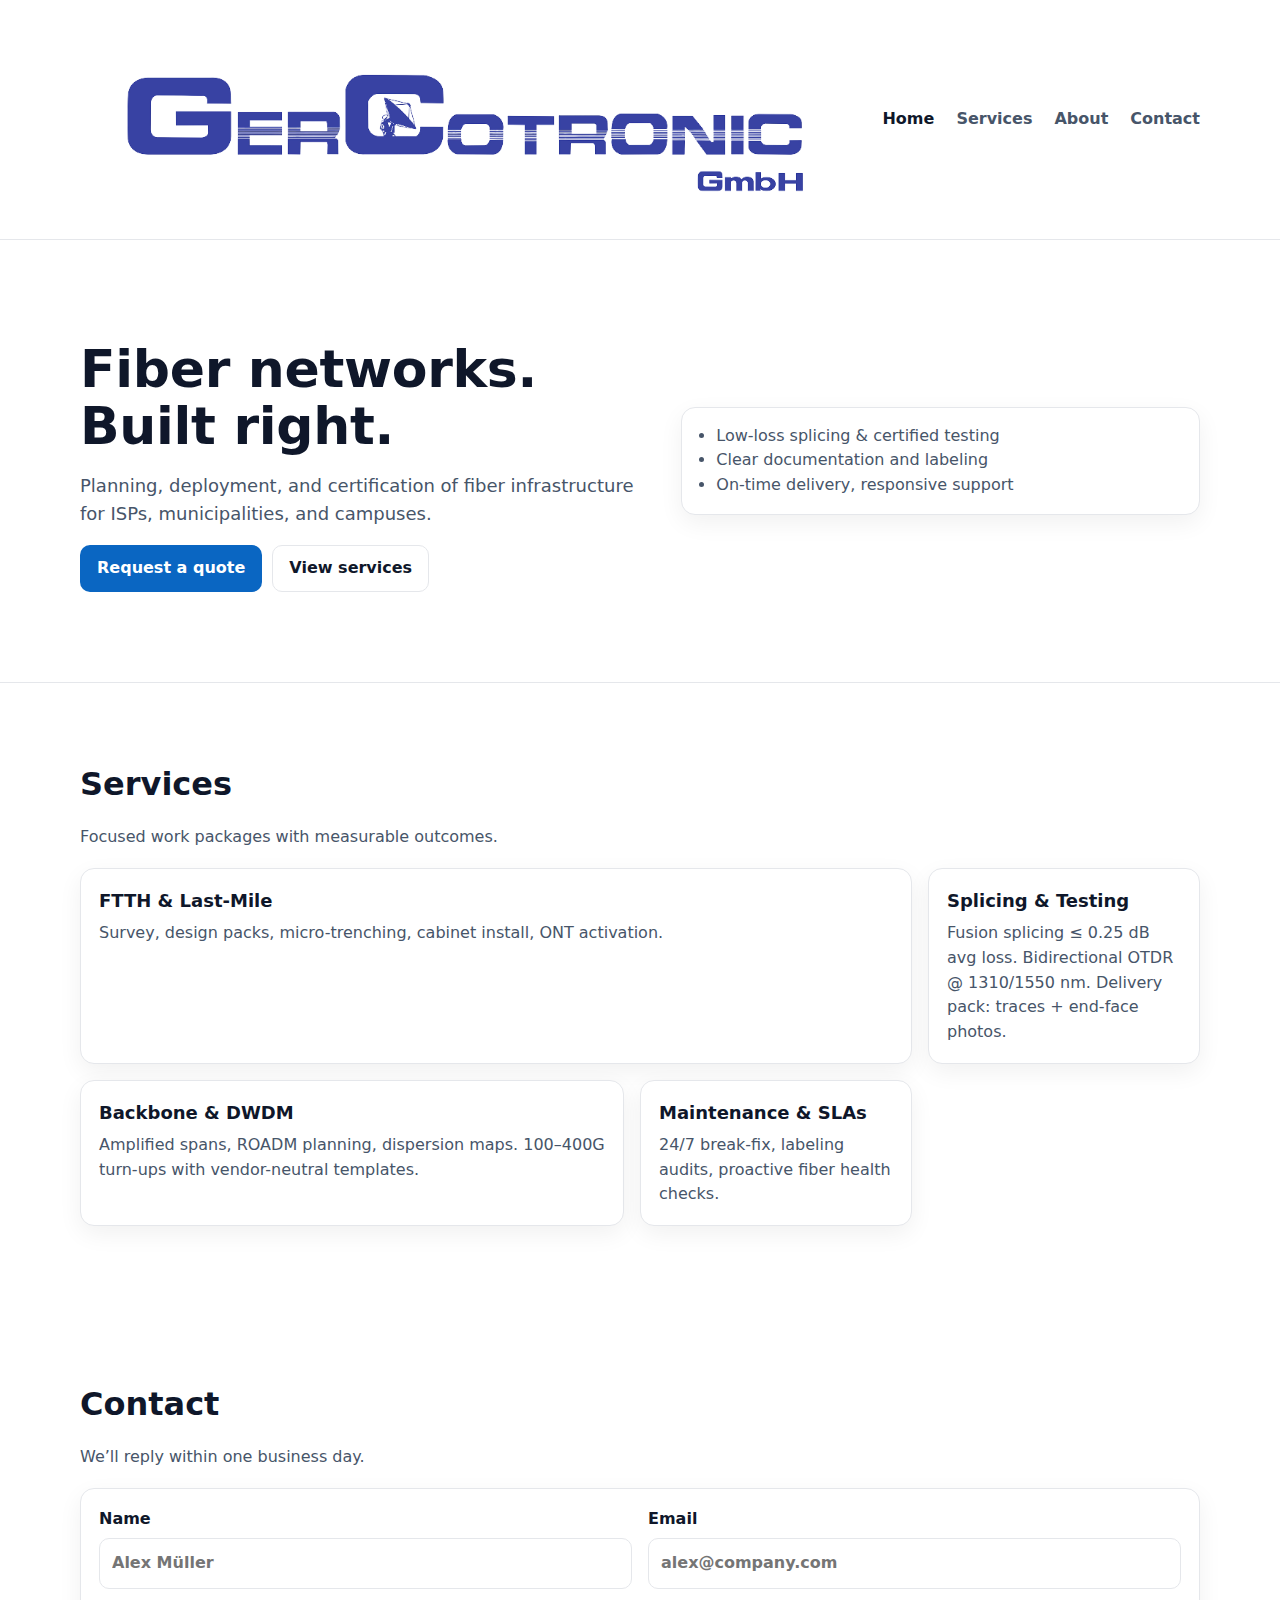
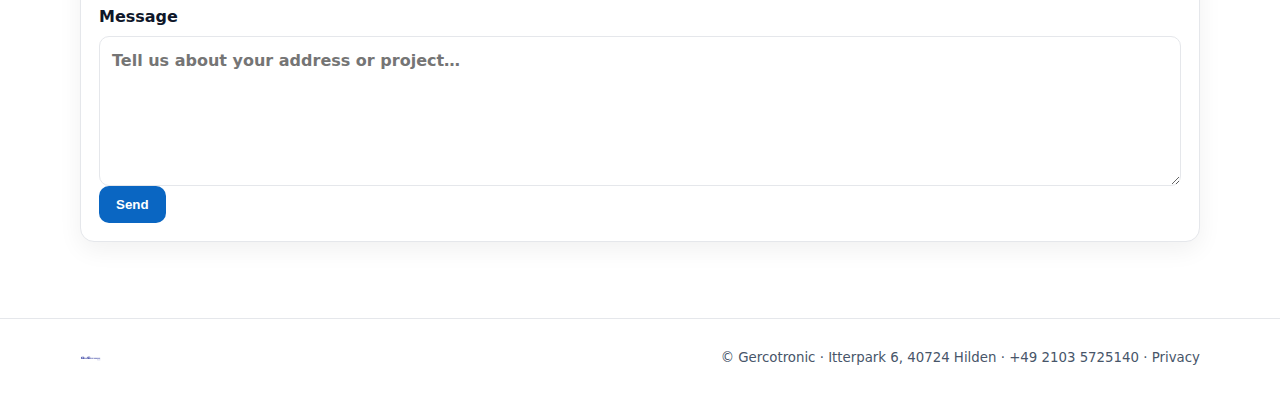
<file: index.html>
<!doctype html>
<html lang="en">
<head>
  <meta charset="utf-8" />
  <meta name="viewport" content="width=device-width, initial-scale=1" />
  <title>Gercotronic — Fiber Optic Services</title>
  <meta name="description" content="Planning, deployment, and certification of reliable fiber optic networks." />
  <meta name="robots" content="index,follow" />
  <meta name="theme-color" content="#0a66c2" />
  <link rel="icon" href="favicon.ico" />
  <link rel="stylesheet" href="assets/css/styles.css" />
</head>
<body>
  <a class="skip-link" href="#main">Skip to content</a>

 <header class="site-header" aria-label="Primary">
  <div class="container header-row">
    <a class="brand" href="./" aria-label="Gercotronic Home">
      <img class="brand-logo" src="logo.png" alt="Gercotronic logo">
      
    </a>

      <button class="nav-toggle" aria-expanded="false" aria-controls="nav-list">Menu</button>

      <nav class="main-nav">
        <ul id="nav-list">
          <li><a href="./" aria-current="page">Home</a></li>
          <li><a href="#services">Services</a></li>
          <li><a href="about/">About</a></li>
          <li><a href="#contact">Contact</a></li>
        </ul>
      </nav>
    </div>
  </header>

  <main id="main">
    <!-- Hero -->
    <section class="hero">
      <div class="container hero-grid">
        <div class="hero-copy">
          <h1>Fiber networks. Built right.</h1>
          <p class="lead">Planning, deployment, and certification of fiber infrastructure for ISPs, municipalities, and campuses.</p>
          <div class="hero-cta">
            <a class="button button--primary" href="#contact">Request a quote</a>
            <a class="button" href="#services">View services</a>
          </div>
        </div>

        <aside class="hero-note" aria-label="Key facts">
          <ul>
            <li>Low-loss splicing & certified testing</li>
            <li>Clear documentation and labeling</li>
            <li>On-time delivery, responsive support</li>
          </ul>
        </aside>
      </div>
    </section>

    <!-- Services -->
    <section id="services" class="section">
      <div class="container">
        <header class="section-head">
          <h2>Services</h2>
          <p class="muted">Focused work packages with measurable outcomes.</p>
        </header>

        <div class="cards">
          <article class="card card--wide">
            <h3>FTTH & Last-Mile</h3>
            <p>Survey, design packs, micro-trenching, cabinet install, ONT activation.</p>
          </article>
          <article class="card">
            <h3>Splicing & Testing</h3>
            <p>Fusion splicing ≤ 0.25 dB avg loss. Bidirectional OTDR @ 1310/1550 nm. Delivery pack: traces + end-face photos.</p>
          </article>
          <article class="card">
            <h3>Backbone & DWDM</h3>
            <p>Amplified spans, ROADM planning, dispersion maps. 100–400G turn-ups with vendor-neutral templates.</p>
          </article>
          <article class="card">
            <h3>Maintenance & SLAs</h3>
            <p>24/7 break-fix, labeling audits, proactive fiber health checks.</p>
          </article>
        </div>
      </div>
    </section>

    <!-- Contact -->
    <section id="contact" class="section">
      <div class="container">
        <header class="section-head">
          <h2>Contact</h2>
          <p class="muted">We’ll reply within one business day.</p>
        </header>

        <form class="contact-form" action="#" method="post" onsubmit="event.preventDefault(); this.reset(); alert('Thanks — we’ll be in touch shortly.');">
          <div class="form-grid">
            <label>
              <span>Name</span>
              <input type="text" name="name" autocomplete="name" placeholder="Alex Müller" required />
            </label>
            <label>
              <span>Email</span>
              <input type="email" name="email" autocomplete="email" placeholder="alex@company.com" required />
            </label>
            <label class="full">
              <span>Message</span>
              <textarea name="message" rows="5" placeholder="Tell us about your address or project…" required></textarea>
            </label>
            <input type="text" name="company_website" tabindex="-1" autocomplete="off" aria-hidden="true" class="hp">
          </div>
          <button class="button button--primary" type="submit">Send</button>
        </form>
      </div>
    </section>
  </main>

  <footer class="site-footer">
    <div class="container footer-row">
      <div class="brand brand--small">
        <img class="brand-mark" src="logo.png" alt="" />
        
      </div>
      <small>
        © <span id="year"></span> Gercotronic · Itterpark 6, 40724 Hilden ·
        <a href="tel:+4921035725140">+49 2103 5725140</a> ·
        <a href="legal/privacy.html">Privacy</a>
      </small>
    </div>
  </footer>

  <script src="assets/js/app.js" defer></script>
</body>
</html>
</file>
<file: assets/css/styles.css>
/* ===== Theme ===== */
:root{
  --bg:#ffffff;
  --surface:#ffffff;
  --text:#0f172a;
  --muted:#475569;
  --line:#e5e7eb;
  --accent:#0a66c2;
  --accent-weak:#e6f1fb;

  --radius:14px;
  --container:min(1120px, 92vw);
  --shadow:0 8px 24px rgba(2,6,23,.06);
  --measure:68ch;
}

/* Base */
*{box-sizing:border-box}
html,body{height:100%}
body{margin:0;font-family:Inter,system-ui,-apple-system,Segoe UI,Roboto,Arial,sans-serif;color:var(--text);background:var(--bg);line-height:1.55}
img{max-width:100%;display:block}
a{color:inherit;text-decoration:none}
.container{width:var(--container);margin-inline:auto}
.narrow{max-width:var(--measure)}
.skip-link{position:absolute;left:-9999px;top:auto;width:1px;height:1px;overflow:hidden}
.skip-link:focus{left:12px;top:12px;width:auto;height:auto;background:#fff;border:2px solid var(--accent);padding:.5rem 1rem;border-radius:8px;z-index:1000}

/* Ensure in-page anchors don't hide under sticky header */
section[id]{scroll-margin-top:80px}

/* Header */
.site-header{position:sticky;top:0;z-index:20;background:var(--surface);border-bottom:1px solid var(--line)}
.header-row{display:flex;align-items:center;justify-content:space-between;gap:12px;padding:14px 0}
.brand{display:inline-flex;align-items:center;gap:10px;font-weight:700}

/* Logo as an actual image */
.brand--small .brand-mark{width:22px;height:22px}
.brand-mark{width:28px;height:28px;border-radius:8px;object-fit:contain;display:inline-block}

/* Optional placeholder ring (use on a <span>, not <img>) */
.brand-mark--placeholder{width:28px;height:28px;border-radius:8px;background:var(--accent);box-shadow:inset 0 0 0 6px var(--accent-weak);display:inline-block}

.brand-name{letter-spacing:.2px}
.main-nav ul{display:flex;gap:22px;list-style:none;padding:0;margin:0}
.main-nav a{color:var(--muted);font-weight:600}
.main-nav a:hover,.main-nav a[aria-current="page"]{color:var(--text)}
.nav-toggle{display:none;border:1px solid var(--line);background:#fff;border-radius:10px;padding:.5rem .75rem;font-weight:600}

/* Buttons */
.button{display:inline-flex;align-items:center;justify-content:center;gap:8px;padding:10px 16px;border-radius:10px;border:1px solid var(--line);background:#fff;font-weight:600;cursor:pointer}
.button--primary{background:var(--accent);color:#fff;border-color:transparent}
.button--primary:hover{filter:brightness(1.06)}

/* Hero */
.hero{padding:clamp(48px,7vw,96px) 0;border-bottom:1px solid var(--line)}
.hero--sub{border-bottom:1px solid var(--line)}
.hero-grid{display:grid;grid-template-columns:1.05fr .95fr;gap:28px;align-items:center}
.hero-copy h1{font-size:clamp(32px,5vw,52px);line-height:1.08;letter-spacing:-.3px;margin:12px 0;text-wrap:balance}
.lead{color:var(--muted);font-size:18px;max-width:62ch}
.hero-cta{display:flex;gap:10px;flex-wrap:wrap;margin-top:16px}
.hero-note{background:#fff;border:1px solid var(--line);border-radius:var(--radius);padding:16px;box-shadow:var(--shadow);color:var(--muted)}
.hero-note ul{margin:0;padding-left:18px}

/* Sections */
.section{padding:clamp(42px,6vw,84px) 0}
.section--alt{background:#fafbfc;border-top:1px solid var(--line);border-bottom:1px solid var(--line)}
.section-head{margin-bottom:18px}
.section-head h2{margin:0 0 6px;font-size:clamp(22px,3vw,32px)}
.muted{color:var(--muted)}
.section p+p{margin-top:.75rem}
.bullets{margin:.5rem 0 0 1.25rem;color:var(--muted)}

/* Cards */
.cards{display:grid;gap:16px;grid-template-columns:repeat(4,1fr)}
.card{background:#fff;border:1px solid var(--line);border-radius:var(--radius);padding:18px;box-shadow:var(--shadow)}
.card h3{margin:0 0 6px;font-size:18px}
.card p{margin:0;color:var(--muted)}

/* Contact */
.contact-form{background:#fff;border:1px solid var(--line);border-radius:var(--radius);padding:18px;box-shadow:var(--shadow)}
.form-grid{display:grid;grid-template-columns:1fr 1fr;gap:16px}
.form-grid .full{grid-column:1/-1}
label{display:grid;gap:6px;font-weight:600}
input,textarea{width:100%;border:1px solid var(--line);border-radius:10px;padding:12px;font:inherit;color:var(--text);background:#fff}
input:focus,textarea:focus{outline:none;border-color:var(--accent);box-shadow:0 0 0 3px rgba(10,102,194,.15)}
.hp{position:absolute;left:-9999px}

/* Footer */
.site-footer{border-top:1px solid var(--line);background:#fff;padding:28px 0}
.footer-row{display:flex;align-items:center;justify-content:space-between;gap:16px;flex-wrap:wrap}
.site-footer small{color:var(--muted)}
.site-footer a{color:var(--muted)}
.site-footer a:hover{text-decoration:underline;color:var(--text)}

/* Responsive */
@media (max-width:980px){
  .hero-grid{grid-template-columns:1fr}
  .cards{grid-template-columns:1fr 1fr}
  .form-grid{grid-template-columns:1fr}
}
@media (max-width:720px){
  .nav-toggle{display:inline-flex}
  .main-nav ul{display:none;position:absolute;right:12px;top:64px;flex-direction:column;gap:12px;background:#fff;border:1px solid var(--line);border-radius:12px;padding:12px;box-shadow:var(--shadow)}
  .main-nav ul.open{display:flex}
}
@media (max-width:640px){
  .cards{grid-template-columns:1fr}
}

/* Hand-made layout touch */
@media (min-width:1024px){ .cards{grid-template-columns:2fr 1fr 1fr;} }
@media (min-width:1280px){ .card--wide{grid-column:span 2;} }
</file>
